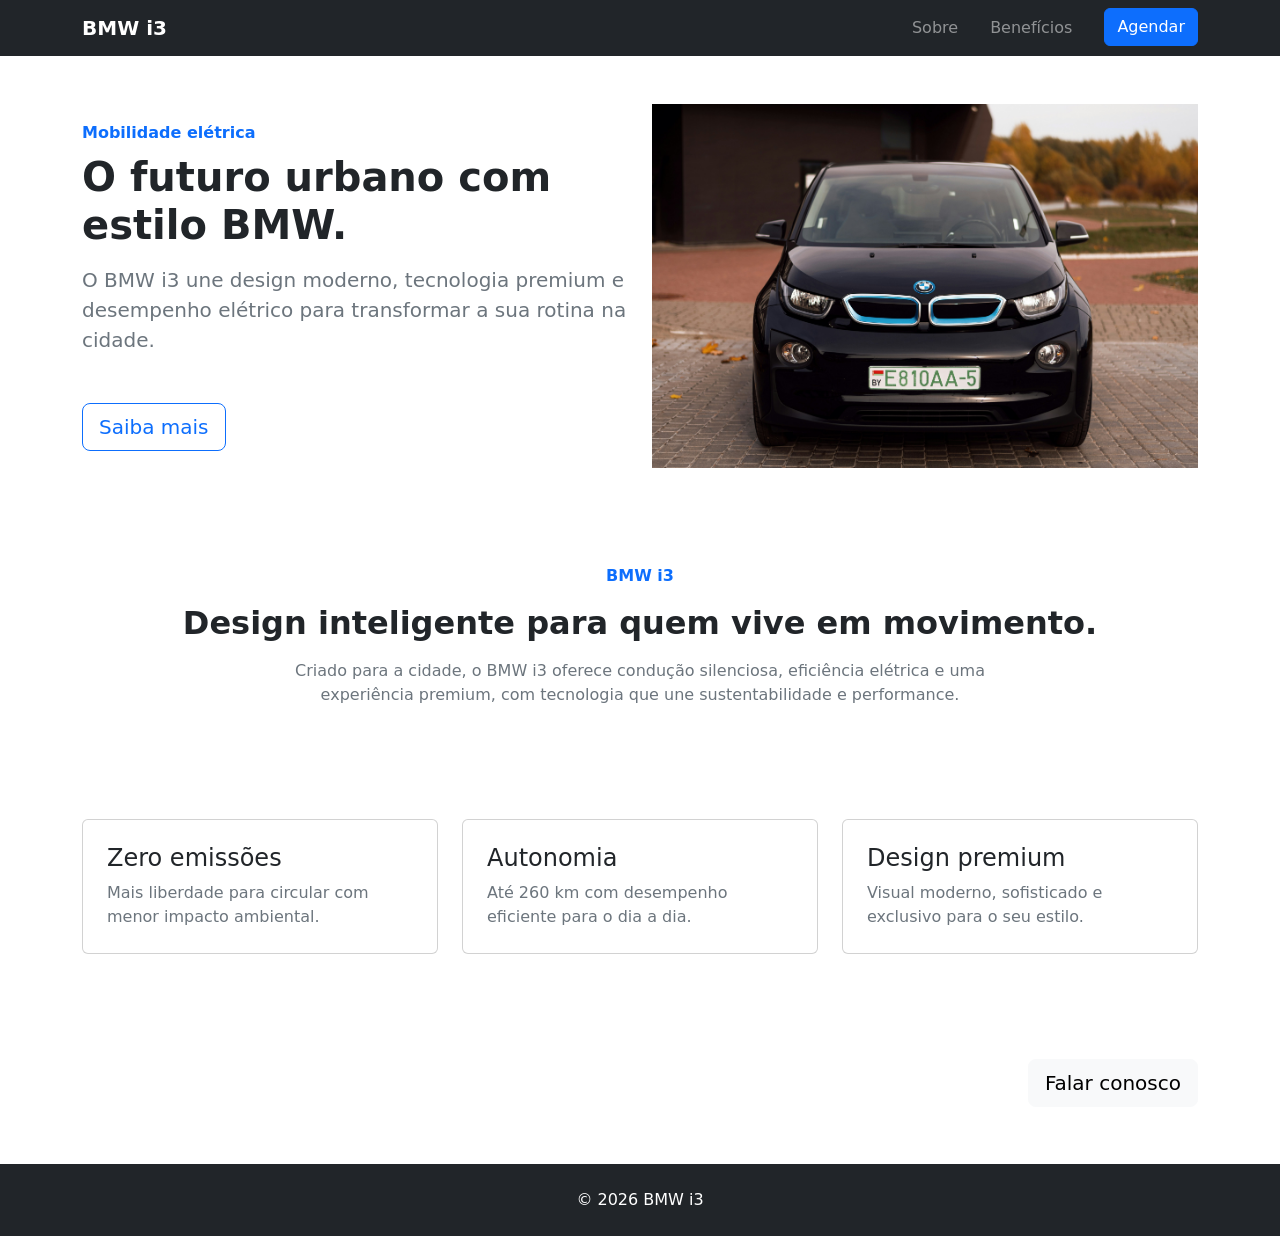
<file: Aula16/index.html>
<!DOCTYPE html>
<html lang="pt-BR">

<head>
    <meta charset="UTF-8" />
    <meta name="viewport" content="width=device-width, initial-scale=1.0" />
    <title>BMW i3</title>
    <link href="https://cdn.jsdelivr.net/npm/bootstrap@5.3.3/dist/css/bootstrap.min.css" rel="stylesheet" />
</head>

<body>
    <nav class="navbar navbar-expand-lg sticky-top bg-dark">
        <div class="container">
            <a class="navbar-brand fw-bold text-white" href="#">BMW i3</a>
            <button class="navbar-toggler" type="button" data-bs-toggle="collapse" data-bs-target="#menu">
                <span class="navbar-toggler-icon"></span>
            </button>
            <div class="collapse navbar-collapse" id="menu">
                <ul class="navbar-nav ms-auto gap-lg-3">
                    <li class="nav-item"><a class="nav-link text-white-50" href="#sobre">Sobre</a></li>
                    <li class="nav-item"><a class="nav-link text-white-50" href="#beneficios">Benefícios</a></li>
                    <li class="nav-item"><a class="btn btn-primary ms-lg-2" href="#contato">Agendar</a></li>
                </ul>
            </div>
        </div>
    </nav>

    <header class="hero py-5">
        <div class="container">
            <div class="row align-items-center g-4">
                <div class="col-lg-6">
                    <p class="text-primary fw-semibold mb-2">Mobilidade elétrica</p>
                    <h1 class="hero-title fw-bold text-dark">O futuro urbano com estilo BMW.</h1>
                    <p class="lead text-secondary mt-3">
                        O BMW i3 une design moderno, tecnologia premium e desempenho elétrico para transformar a sua
                        rotina na cidade.
                    </p>
                    <div class="d-flex flex-wrap gap-3 mt-5">
                        <a href="#sobre" class="btn btn-outline-primary btn-lg">Saiba mais</a>
                    </div>
                </div>
                <div class="col-lg-6">
                    <img class="hero-image img-fluid"
                        src="./src/images/bmw-i3.jpg"
                        alt="BMW i3" />
                </div>
            </div>
        </div>
    </header>

    <main>
        <section id="sobre" class="py-5 bg-white">
            <div class="container">
                <div class="row align-items-center g-4">
                    <div class="col-lg-12 text-center">
                        <p class="text-primary fw-semibold">BMW i3</p>
                        <h2 class="fw-bold mb-3">Design inteligente para quem vive em movimento.</h2>
                        <p class="text-secondary mx-auto" style="max-width: 700px;">
                            Criado para a cidade, o BMW i3 oferece condução silenciosa, eficiência elétrica e uma
                            experiência premium, com tecnologia que une sustentabilidade e performance.
                        </p>
                    </div>
                </div>
            </div>
        </section>

        <section id="beneficios" class="py-5">
            <div class="container">
                <div class="row g-4">
                    <div class="col-md-4">
                        <div class="card h-100 p-4">
                            <h4>Zero emissões</h4>
                            <p class="text-secondary mb-0">Mais liberdade para circular com menor impacto ambiental.</p>
                        </div>
                    </div>
                    <div class="col-md-4">
                        <div class="card h-100 p-4">
                            <h4>Autonomia</h4>
                            <p class="text-secondary mb-0">Até 260 km com desempenho eficiente para o dia a dia.</p>
                        </div>
                    </div>
                    <div class="col-md-4">
                        <div class="card h-100 p-4">
                            <h4>Design premium</h4>
                            <p class="text-secondary mb-0">Visual moderno, sofisticado e exclusivo para o seu estilo.
                            </p>
                        </div>
                    </div>
                </div>
            </div>
        </section>

        <section id="contato" class="cta text-white py-5">
            <div class="container d-flex justify-content-between align-items-center flex-column flex-md-row gap-3">
                <div>
                    <h2 class="fw-bold mb-1">Experimente o BMW i3.</h2>
                    <p class="mb-0 text-white-50">Agende um teste drive e descubra a mobilidade do futuro.</p>
                </div>
                <a href="#contato" class="btn btn-light btn-lg">Falar conosco</a>
            </div>
        </section>
    </main>

    <footer class="bg-dark text-white py-4">
        <div class="container text-center">
            <p class="mb-0">© 2026 BMW i3</p>
        </div>
    </footer>

    <script src="https://cdn.jsdelivr.net/npm/bootstrap@5.3.3/dist/js/bootstrap.bundle.min.js"></script>
</body>

</html>
</file>
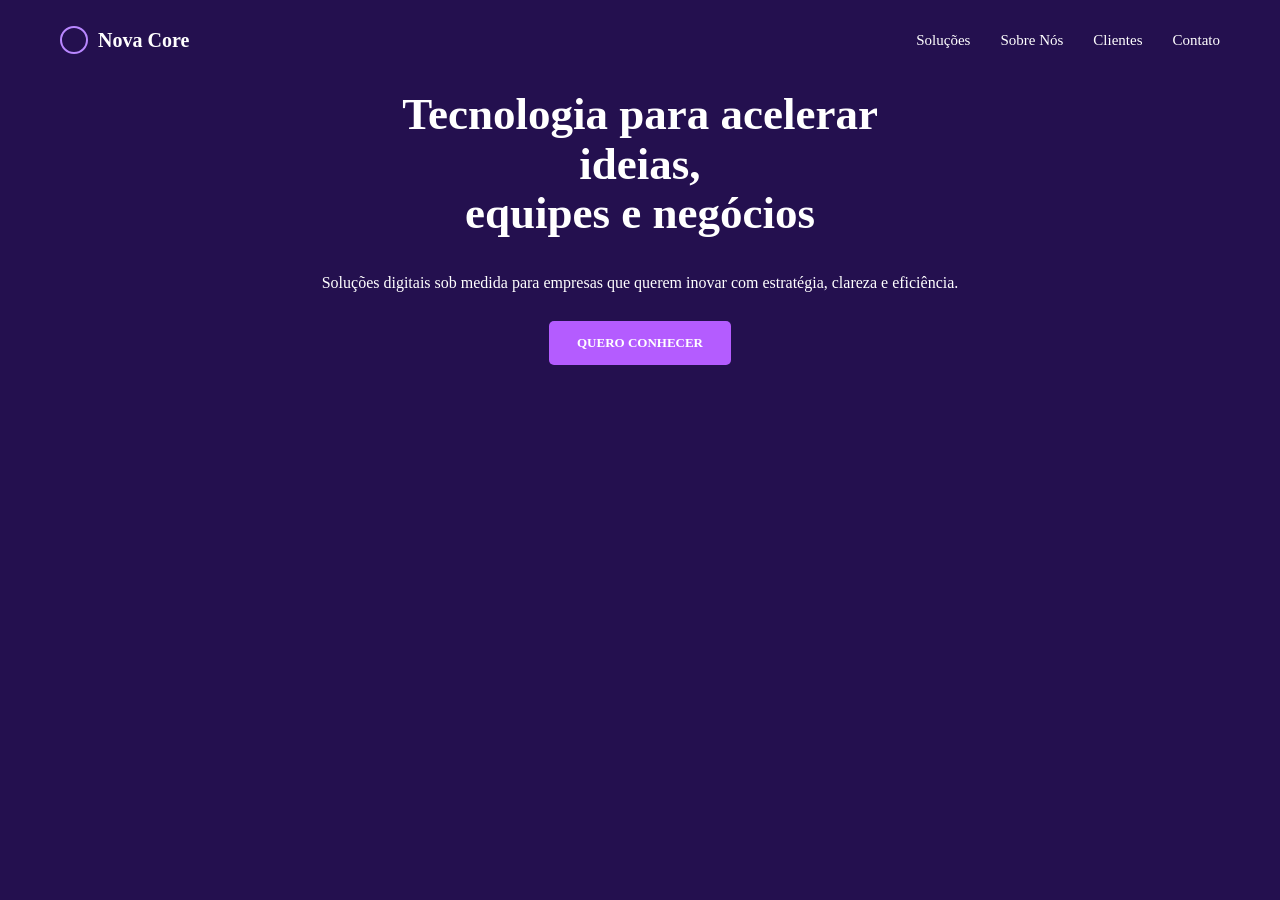
<file: Aula17/index.html>
<!DOCTYPE html>
<html lang="en">
<head>
    <meta charset="UTF-8">
    <meta name="viewport" content="width=device-width, initial-scale=1.0">
    <title>Document</title>
    <link rel="stylesheet" href="./style.css">
</head>
<body>
    <header class="header">
            <div class="logo">
                <span class="logo-icon"></span>
                <span>Nova Core</span>
            </div>

        <nav class="nav-menu">
            <ul>
                <li><a href="#">Soluções</a></li>
                <li><a href="#">Sobre Nós</a></li>
                <li><a href="#">Clientes</a></li>
                <li><a href="#">Contato</a></li>
            </ul>
        </nav>
    </header>
    
    <main>
        <section class="hero">
            <div class="hero-content">
                <div class="hero-title">
                    <h1>Tecnologia para acelerar <br> ideias, <br> equipes e negócios</h1>
                </div>

                <p>Soluções digitais sob medida para empresas que querem inovar com estratégia,
                    clareza e eficiência.
                </p>

                <a href="#" class="hero-bottom">QUERO CONHECER</a>
            </div>
        </section>
    </main>
</body>
</html>
</file>
<file: Aula17/style.css>
*{
    box-sizing: border-box;
    margin: 0;
    padding: 0;
}

body {
    background-color: #24104f;
}

.header {
    height: 80px;
    display: flex;
    align-items: center;
    justify-content: space-between;
    padding: 0 60px;
    background-color: #24104f;    
}

.logo {
    display: flex;
    align-items: center;
    gap: 10px;
    color: white;
    font-size: 20px;
    font-weight: bold;
}

.logo-icon {
    width: 28px;
    height: 28px;
    border: 2px solid#b987ff;
    border-radius: 50%;
}

.nav-menu ul{
    display: flex;
    list-style: none;
    gap: 30px;
}

.nav-menu ul a {
    color: white;
    text-decoration: none;
    font-size: 15px;
}

.nav-menu ul a:hover {
    color: rebeccapurple;
}

.hero {
    display: flex;
    justify-content: center;
    align-items: center;
    text-align: center;
    background-color: #24104f;
}

.hero-content {
    display: flex;
    flex-direction: column;
    align-items: center;
}

.hero-title {
    padding: 10px 25px;
    max-width: 700px;
}

.hero-title h1 {
    color: white;
    font-size: 45px;
    line-height: 1.1;
    font-weight: bold;
}

.hero-content p {
    color: white;
    max-width: 650px;
    margin-top: 25px;
    font-size: 16px;
    line-height: 1.1;
}

.hero-bottom {
    margin-top: 30px;
    padding: 14px 28px;
    background-color: #b45cff;
    color: white;
    text-decoration: none;
    font-size: 13px;
    border-radius: 5px;
    font-weight: bold;
}

.hero-bottom:hover {
    cursor: pointer;
    transform: scale(1.05); 
    transition: ease;
}
</file>
